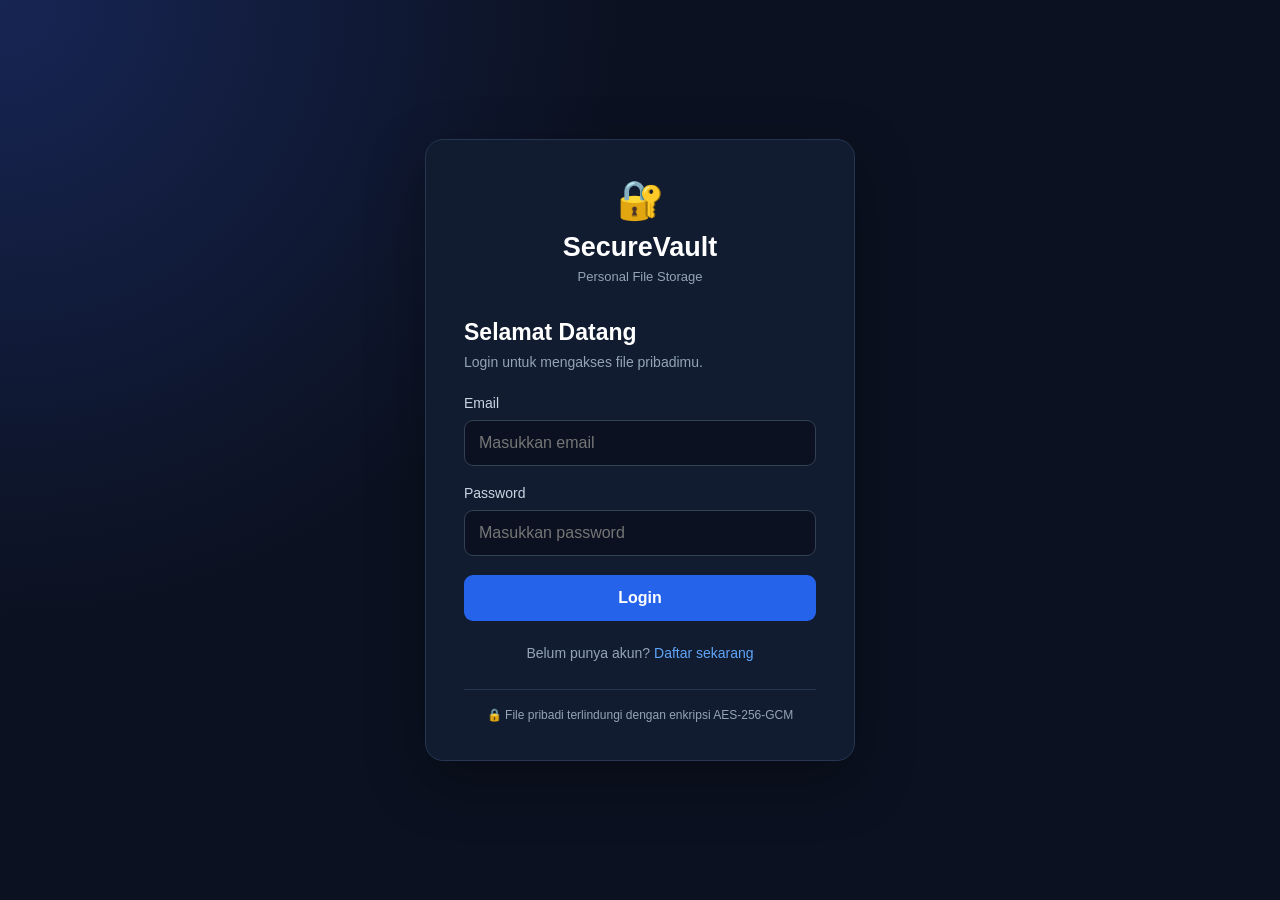
<file: frontend/index.html>
<!DOCTYPE html>
<html lang="id">
<head>
    <meta charset="UTF-8">
    <title>SecureVault</title>
    <script>
        window.location.replace(
            localStorage.getItem("access_token")
                ? "pages/dashboard.html"
                : "pages/login.html"
        );
    </script>
</head>
<body></body>
</html>
</file>
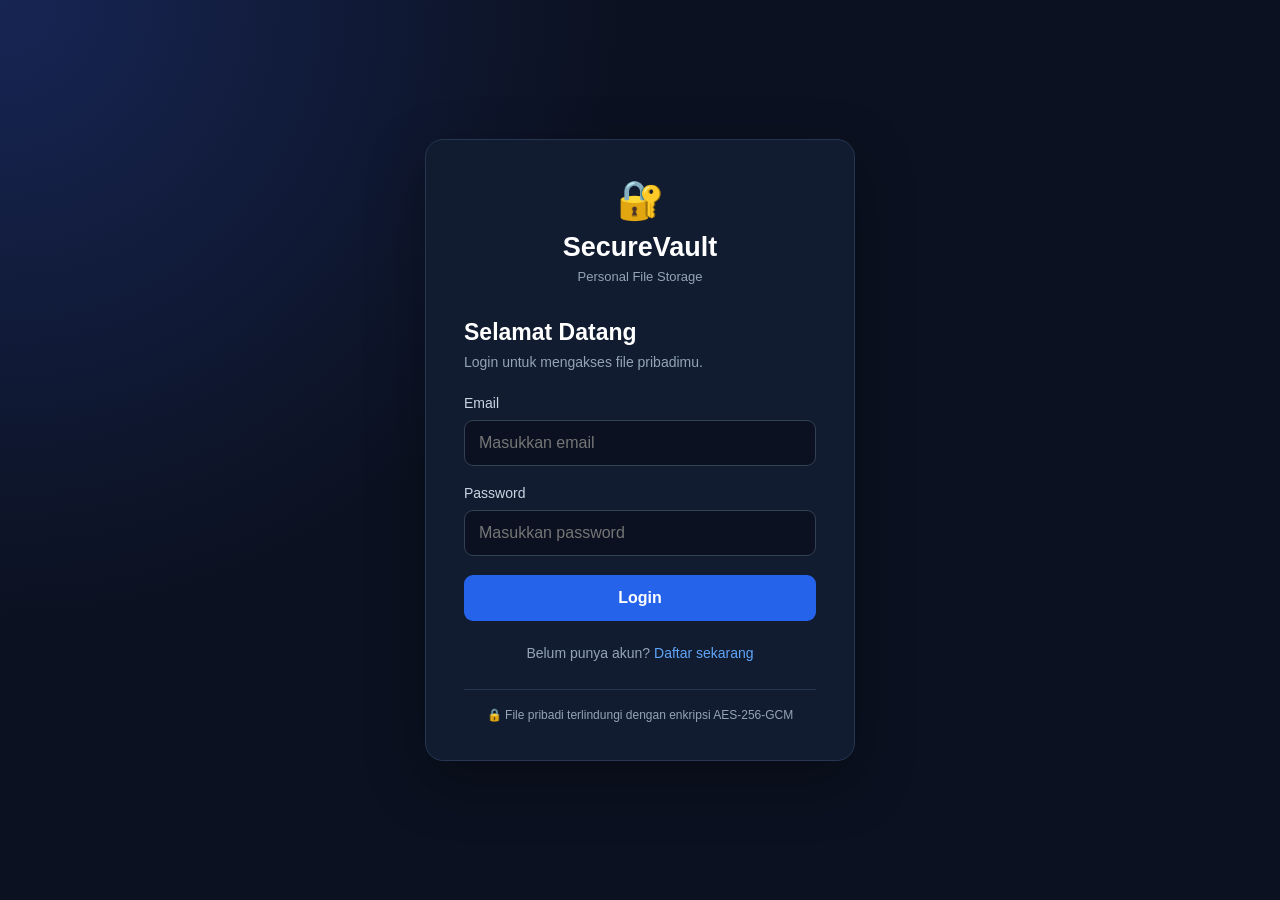
<file: frontend/pages/dashboard.html>
<!DOCTYPE html>
<html lang="id">
<head>
    <meta charset="UTF-8">
    <meta name="viewport" content="width=device-width, initial-scale=1.0">
    <title>Dashboard | SecureVault</title>

    <link rel="stylesheet" href="../assets/css/style.css">
    <link rel="stylesheet" href="../assets/css/dashboard.css">
</head>
<body>

    <header class="topbar">
        <div class="logo">🔐 SecureVault</div>
        <div class="user-box">
            <div class="user-info">
                <div id="userName">...</div>
                <div id="userEmail"></div>
            </div>
            <button type="button" id="logoutButton" class="btn">Logout</button>
        </div>
    </header>

    <main class="dashboard">

        <section class="stats">
            <div class="stat-card">
                <span>Jumlah File</span>
                <strong id="fileCount">0</strong>
            </div>
            <div class="stat-card">
                <span>Total Ukuran</span>
                <strong id="totalSize">0 B</strong>
            </div>
        </section>

        <div id="message" class="message"></div>

        <section class="panel">
            <h2>Unggah File</h2>

            <label for="fileInput" id="dropZone" class="drop-zone">
                <span class="icon">📁</span>
                Klik atau seret file ke sini
                <small>Maksimal 100 MB • dienkripsi AES-256-GCM sebelum disimpan</small>
                <input type="file" id="fileInput">
            </label>

            <div id="progressWrap" class="progress-wrap">
                <div class="progress"><div id="progressBar"></div></div>
                <div id="progressText"></div>
            </div>
        </section>

        <section class="panel">
            <h2>File Saya</h2>

            <div class="table-wrap">
                <table>
                    <thead>
                        <tr>
                            <th>Nama File</th>
                            <th>Ukuran</th>
                            <th>Diunggah</th>
                            <th>Aksi</th>
                        </tr>
                    </thead>
                    <tbody id="fileList"></tbody>
                </table>
            </div>

            <div id="emptyState" class="empty-state">
                Belum ada file. Unggah file pertamamu di atas.
            </div>
        </section>

    </main>

    <script src="../assets/js/config.js"></script>
    <script src="../assets/js/api.js"></script>
    <script src="../assets/js/auth.js"></script>
    <script src="../assets/js/files.js"></script>
    <script src="../assets/js/dashboard.js"></script>

</body>
</html>
</file>
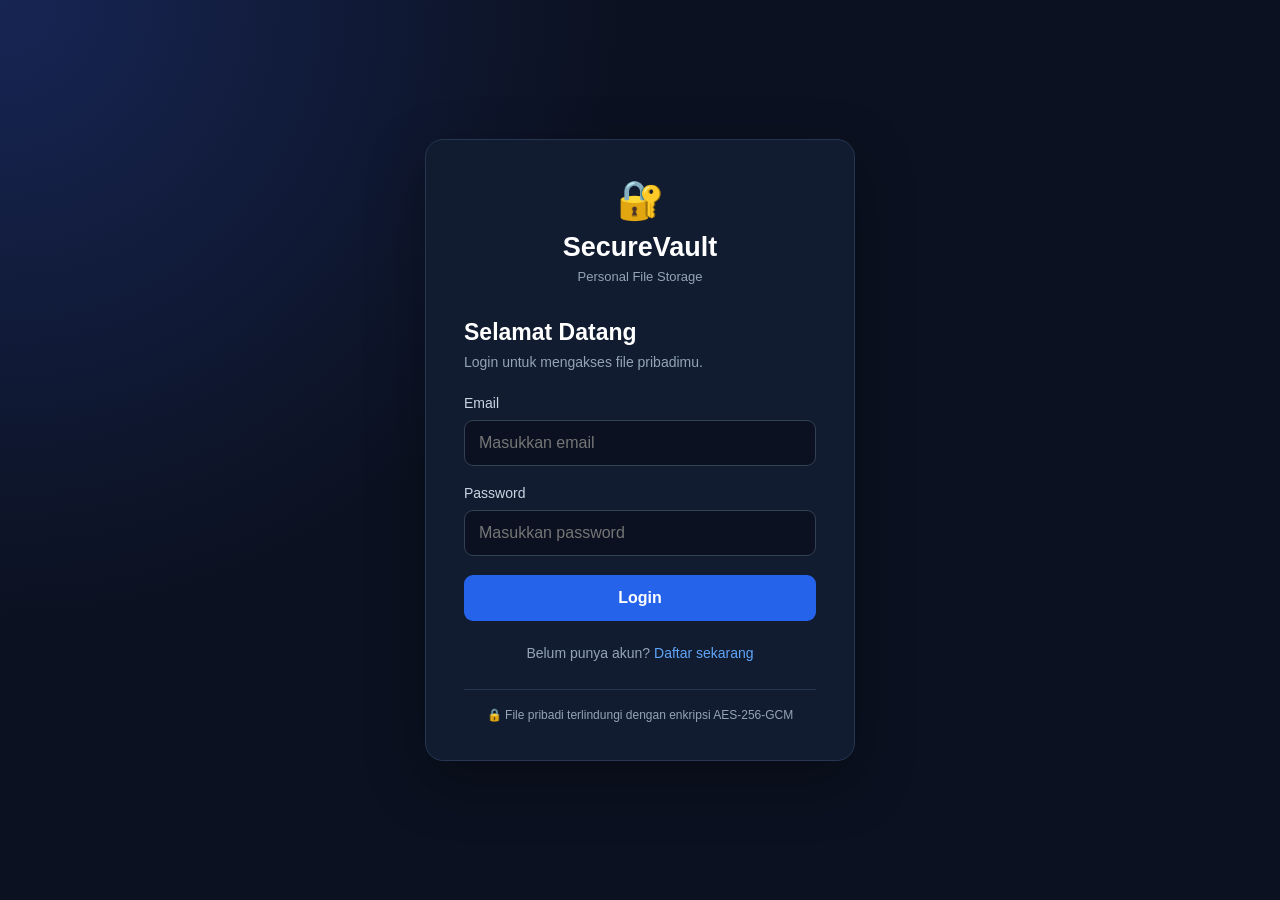
<file: frontend/pages/login.html>
<!DOCTYPE html>
<html lang="id">
<head>
    <meta charset="UTF-8">
    <meta name="viewport" content="width=device-width, initial-scale=1.0">
    <title>Login | SecureVault</title>

    <link rel="stylesheet" href="../assets/css/style.css">
    <link rel="stylesheet" href="../assets/css/auth.css">
</head>
<body>

    <main class="auth-container">
        <section class="auth-card">

            <div class="brand">
                <div class="brand-icon">🔐</div>
                <h1>SecureVault</h1>
                <p>Personal File Storage</p>
            </div>

            <div class="auth-heading">
                <h2>Selamat Datang</h2>
                <p>Login untuk mengakses file pribadimu.</p>
            </div>

            <form id="loginForm">

                <div class="form-group">
                    <label for="email">Email</label>
                    <input
                        type="email"
                        id="email"
                        placeholder="Masukkan email"
                        required
                    >
                </div>

                <div class="form-group">
                    <label for="password">Password</label>
                    <input
                        type="password"
                        id="password"
                        placeholder="Masukkan password"
                        required
                    >
                </div>

                <div id="message" class="message"></div>

                <button type="submit" id="loginButton" class="auth-button">
                    Login
                </button>

            </form>

            <p class="auth-footer">
                Belum punya akun?
                <a href="register.html">Daftar sekarang</a>
            </p>

            <div class="security-note">
                🔒 File pribadi terlindungi dengan enkripsi AES-256-GCM
            </div>

        </section>
    </main>

    <script src="../assets/js/config.js"></script>
    <script src="../assets/js/api.js"></script>
    <script src="../assets/js/auth.js"></script>

</body>
</html>
</file>
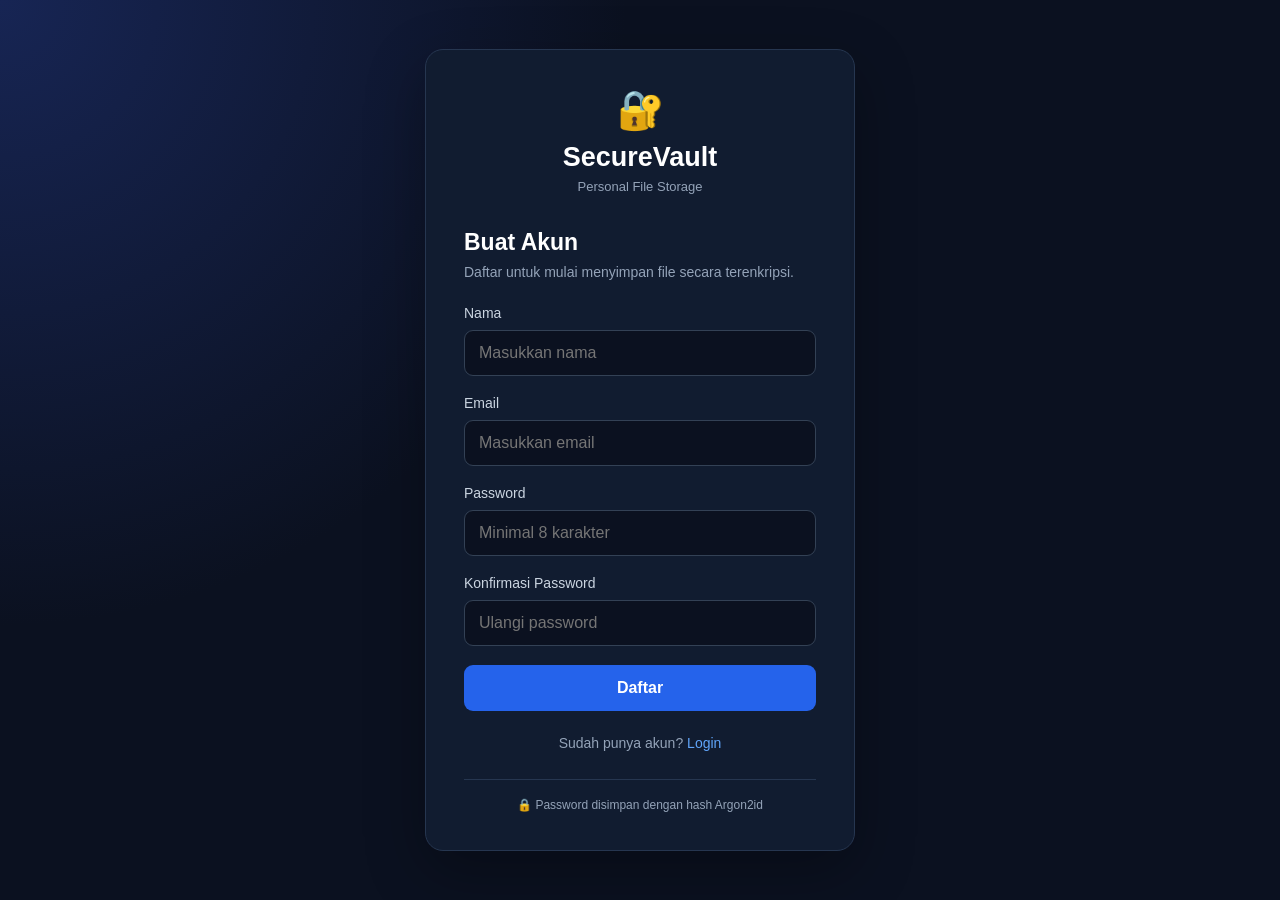
<file: frontend/pages/register.html>
<!DOCTYPE html>
<html lang="id">
<head>
    <meta charset="UTF-8">
    <meta name="viewport" content="width=device-width, initial-scale=1.0">
    <title>Daftar | SecureVault</title>

    <link rel="stylesheet" href="../assets/css/style.css">
    <link rel="stylesheet" href="../assets/css/auth.css">
</head>
<body>

    <main class="auth-container">
        <section class="auth-card">

            <div class="brand">
                <div class="brand-icon">🔐</div>
                <h1>SecureVault</h1>
                <p>Personal File Storage</p>
            </div>

            <div class="auth-heading">
                <h2>Buat Akun</h2>
                <p>Daftar untuk mulai menyimpan file secara terenkripsi.</p>
            </div>

            <form id="registerForm">

                <div class="form-group">
                    <label for="name">Nama</label>
                    <input type="text" id="name" placeholder="Masukkan nama" maxlength="100" required>
                </div>

                <div class="form-group">
                    <label for="email">Email</label>
                    <input type="email" id="email" placeholder="Masukkan email" maxlength="150" required>
                </div>

                <div class="form-group">
                    <label for="password">Password</label>
                    <input type="password" id="password" placeholder="Minimal 8 karakter" minlength="8" required>
                </div>

                <div class="form-group">
                    <label for="confirmPassword">Konfirmasi Password</label>
                    <input type="password" id="confirmPassword" placeholder="Ulangi password" required>
                </div>

                <div id="message" class="message"></div>

                <button type="submit" id="registerButton" class="auth-button">
                    Daftar
                </button>

            </form>

            <p class="auth-footer">
                Sudah punya akun?
                <a href="login.html">Login</a>
            </p>

            <div class="security-note">
                🔒 Password disimpan dengan hash Argon2id
            </div>

        </section>
    </main>

    <script src="../assets/js/config.js"></script>
    <script src="../assets/js/api.js"></script>
    <script src="../assets/js/auth.js"></script>

</body>
</html>
</file>
<file: frontend/assets/css/style.css>
* {
    margin: 0;
    padding: 0;
    box-sizing: border-box;
}

body {
    font-family: Arial, Helvetica, sans-serif;
    background: #0b1120;
    color: #e5e7eb;
    min-height: 100vh;
}

button,
input {
    font: inherit;
}

a {
    color: #60a5fa;
    text-decoration: none;
}

a:hover {
    text-decoration: underline;
}
</file>
<file: frontend/assets/css/dashboard.css>
.topbar {
    display: flex;
    justify-content: space-between;
    align-items: center;
    padding: 16px 28px;
    background: #111c30;
    border-bottom: 1px solid #263650;
}

.topbar .logo {
    font-size: 20px;
    font-weight: bold;
    color: #fff;
}

.user-box {
    display: flex;
    align-items: center;
    gap: 16px;
}

.user-info {
    text-align: right;
    line-height: 1.3;
}

#userName {
    color: #fff;
    font-size: 14px;
    font-weight: bold;
}

#userEmail {
    color: #94a3b8;
    font-size: 12px;
}

.dashboard {
    max-width: 960px;
    margin: 0 auto;
    padding: 28px 20px 60px;
}

.stats {
    display: grid;
    grid-template-columns: repeat(2, 1fr);
    gap: 16px;
    margin-bottom: 24px;
}

.stat-card,
.panel {
    background: #111c30;
    border: 1px solid #263650;
    border-radius: 14px;
}

.stat-card {
    padding: 18px 22px;
}

.stat-card span {
    display: block;
    color: #94a3b8;
    font-size: 13px;
    margin-bottom: 6px;
}

.stat-card strong {
    color: #fff;
    font-size: 24px;
}

.panel {
    padding: 24px;
    margin-bottom: 24px;
}

.panel h2 {
    color: #fff;
    font-size: 18px;
    margin-bottom: 16px;
}

.drop-zone {
    display: block;
    padding: 34px 20px;
    text-align: center;
    border: 2px dashed #334155;
    border-radius: 12px;
    color: #94a3b8;
    cursor: pointer;
    transition: 0.2s;
}

.drop-zone:hover,
.drop-zone.dragover {
    border-color: #3b82f6;
    background: rgba(59, 130, 246, 0.07);
    color: #e5e7eb;
}

.drop-zone input {
    display: none;
}

.drop-zone .icon {
    font-size: 32px;
    display: block;
    margin-bottom: 8px;
}

.drop-zone small {
    display: block;
    margin-top: 6px;
    font-size: 12px;
}

.progress-wrap {
    display: none;
    margin-top: 16px;
}

.progress {
    height: 8px;
    background: #0b1120;
    border-radius: 99px;
    overflow: hidden;
}

#progressBar {
    height: 100%;
    width: 0;
    background: #2563eb;
    transition: width 0.15s;
}

#progressText {
    margin-top: 8px;
    font-size: 13px;
    color: #94a3b8;
}

.table-wrap {
    overflow-x: auto;
}

table {
    width: 100%;
    border-collapse: collapse;
    font-size: 14px;
}

th,
td {
    padding: 12px 10px;
    text-align: left;
    border-bottom: 1px solid #1f2d46;
    white-space: nowrap;
}

th {
    color: #94a3b8;
    font-weight: normal;
    font-size: 12px;
    text-transform: uppercase;
    letter-spacing: 0.04em;
}

td.file-name {
    color: #fff;
    white-space: normal;
    word-break: break-all;
    max-width: 340px;
}

td.actions {
    display: flex;
    gap: 8px;
}

.empty-state {
    display: none;
    padding: 30px 0 10px;
    text-align: center;
    color: #94a3b8;
}

.btn {
    padding: 9px 16px;
    border: 1px solid #334155;
    border-radius: 8px;
    background: #1e293b;
    color: #e5e7eb;
    cursor: pointer;
    transition: 0.2s;
}

.btn:hover {
    background: #263650;
}

.btn:disabled {
    opacity: 0.6;
    cursor: not-allowed;
}

.btn-small {
    padding: 6px 12px;
    font-size: 13px;
}

.btn-danger {
    border-color: #7f1d1d;
    color: #fecaca;
}

.btn-danger:hover {
    background: #451a1a;
}

#message {
    margin-bottom: 16px;
}

@media (max-width: 600px) {
    .topbar {
        padding: 14px 16px;
    }

    .user-info {
        display: none;
    }
}
</file>
<file: frontend/assets/css/auth.css>
.auth-container {
    min-height: 100vh;
    display: flex;
    justify-content: center;
    align-items: center;
    padding: 24px;
    background:
        radial-gradient(circle at top left, #172554, transparent 40%),
        #0b1120;
}

.auth-card {
    width: 100%;
    max-width: 430px;
    padding: 38px;
    background: #111c30;
    border: 1px solid #263650;
    border-radius: 18px;
    box-shadow: 0 20px 60px rgba(0, 0, 0, 0.3);
}

.brand {
    text-align: center;
    margin-bottom: 35px;
}

.brand-icon {
    font-size: 38px;
    margin-bottom: 10px;
}

.brand h1 {
    color: #ffffff;
    font-size: 27px;
}

.brand p {
    color: #94a3b8;
    font-size: 13px;
    margin-top: 6px;
}

.auth-heading {
    margin-bottom: 25px;
}

.auth-heading h2 {
    color: #ffffff;
    font-size: 23px;
    margin-bottom: 8px;
}

.auth-heading p {
    color: #94a3b8;
    font-size: 14px;
}

.form-group {
    margin-bottom: 19px;
}

.form-group label {
    display: block;
    margin-bottom: 9px;
    font-size: 14px;
    color: #cbd5e1;
}

.form-group input {
    width: 100%;
    padding: 13px 14px;
    border: 1px solid #334155;
    border-radius: 9px;
    background: #0b1120;
    color: white;
    outline: none;
}

.form-group input:focus {
    border-color: #3b82f6;
    box-shadow: 0 0 0 3px rgba(59, 130, 246, 0.15);
}

.auth-button {
    width: 100%;
    padding: 14px;
    border: none;
    border-radius: 9px;
    background: #2563eb;
    color: white;
    font-weight: bold;
    cursor: pointer;
    transition: 0.2s;
}

.auth-button:hover {
    background: #1d4ed8;
}

.auth-button:disabled {
    opacity: 0.6;
    cursor: not-allowed;
}

.auth-footer {
    margin-top: 24px;
    text-align: center;
    color: #94a3b8;
    font-size: 14px;
}

.security-note {
    margin-top: 28px;
    padding-top: 18px;
    border-top: 1px solid #263650;
    text-align: center;
    color: #94a3b8;
    font-size: 12px;
}

.message {
    display: none;
    margin-bottom: 16px;
    padding: 12px;
    border-radius: 8px;
    font-size: 13px;
}

.message.error {
    display: block;
    background: #451a1a;
    color: #fecaca;
}

.message.success {
    display: block;
    background: #143b2a;
    color: #bbf7d0;
}

@media (max-width: 480px) {
    .auth-card {
        padding: 27px 22px;
    }
}
</file>
